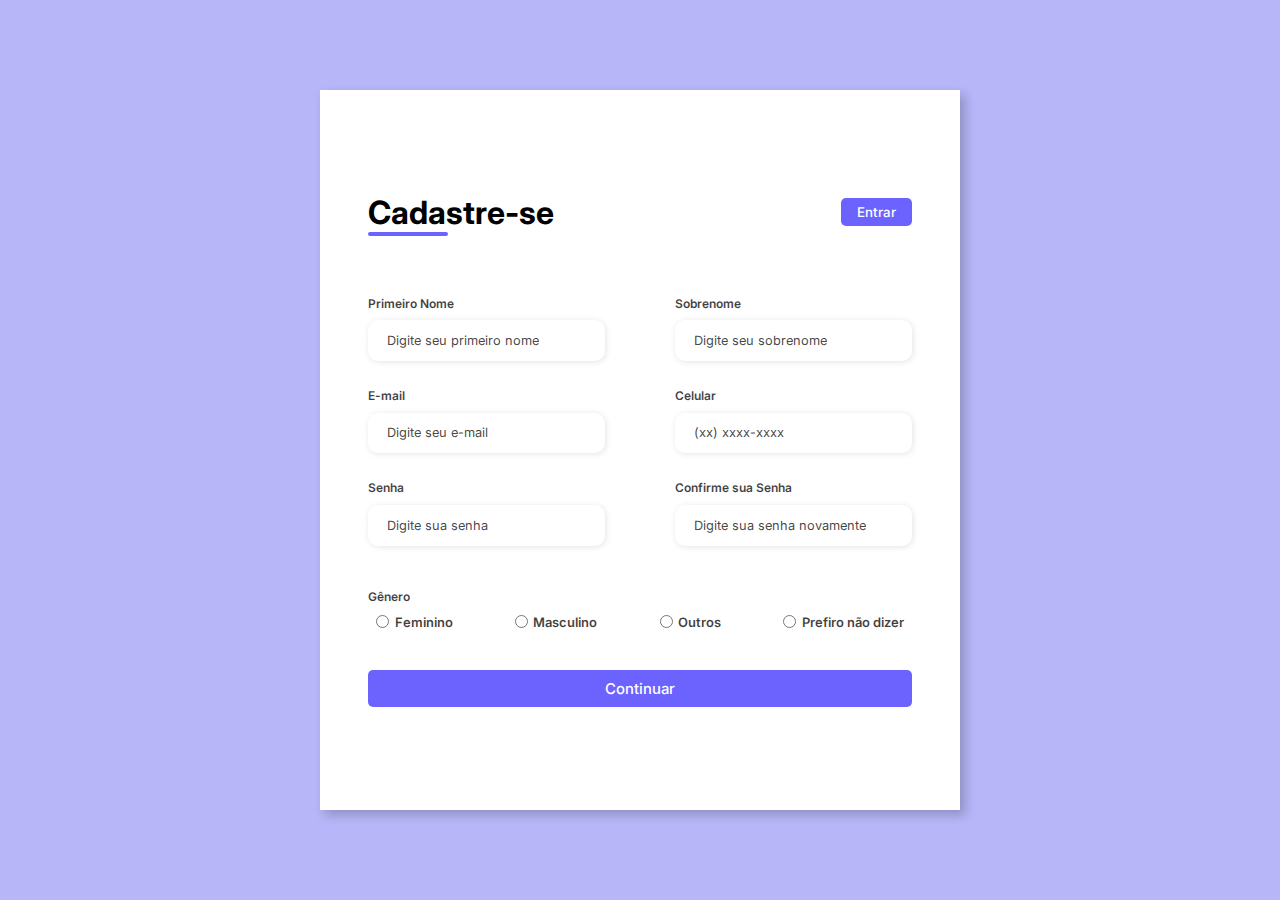
<file: TCC-cliente/img/Formulario-main/index.html>
<!DOCTYPE html>
<html lang="pt-br">

<head>
    <meta charset="UTF-8">
    <meta http-equiv="X-UA-Compatible" content="IE=edge">
    <meta name="viewport" content="width=device-width, initial-scale=1.0">
    <link rel="stylesheet" href="assets/css/style.css">
    <title>Formulário</title>
</head>

<body>
    <div class="container">
        <div class="form-image">
            <img src="assets/img//undraw_shopping_re_3wst.svg" alt="">
        </div>
        <div class="form">
            <form action="#">
                <div class="form-header">
                    <div class="title">
                        <h1>Cadastre-se</h1>
                    </div>
                    <div class="login-button">
                        <button><a href="#">Entrar</a></button>
                    </div>
                </div>

                <div class="input-group">
                    <div class="input-box">
                        <label for="firstname">Primeiro Nome</label>
                        <input id="firstname" type="text" name="firstname" placeholder="Digite seu primeiro nome" required>
                    </div>

                    <div class="input-box">
                        <label for="lastname">Sobrenome</label>
                        <input id="lastname" type="text" name="lastname" placeholder="Digite seu sobrenome" required>
                    </div>
                    <div class="input-box">
                        <label for="email">E-mail</label>
                        <input id="email" type="email" name="email" placeholder="Digite seu e-mail" required>
                    </div>

                    <div class="input-box">
                        <label for="number">Celular</label>
                        <input id="number" type="tel" name="number" placeholder="(xx) xxxx-xxxx" required>
                    </div>

                    <div class="input-box">
                        <label for="password">Senha</label>
                        <input id="password" type="password" name="password" placeholder="Digite sua senha" required>
                    </div>


                    <div class="input-box">
                        <label for="confirmPassword">Confirme sua Senha</label>
                        <input id="confirmPassword" type="password" name="confirmPassword" placeholder="Digite sua senha novamente" required>
                    </div>

                </div>

                <div class="gender-inputs">
                    <div class="gender-title">
                        <h6>Gênero</h6>
                    </div>

                    <div class="gender-group">
                        <div class="gender-input">
                            <input id="female" type="radio" name="gender">
                            <label for="female">Feminino</label>
                        </div>

                        <div class="gender-input">
                            <input id="male" type="radio" name="gender">
                            <label for="male">Masculino</label>
                        </div>

                        <div class="gender-input">
                            <input id="others" type="radio" name="gender">
                            <label for="others">Outros</label>
                        </div>

                        <div class="gender-input">
                            <input id="none" type="radio" name="gender">
                            <label for="none">Prefiro não dizer</label>
                        </div>
                    </div>
                </div>

                <div class="continue-button">
                    <button><a href="#">Continuar</a> </button>
                </div>
            </form>
        </div>
    </div>
</body>

</html>
</file>
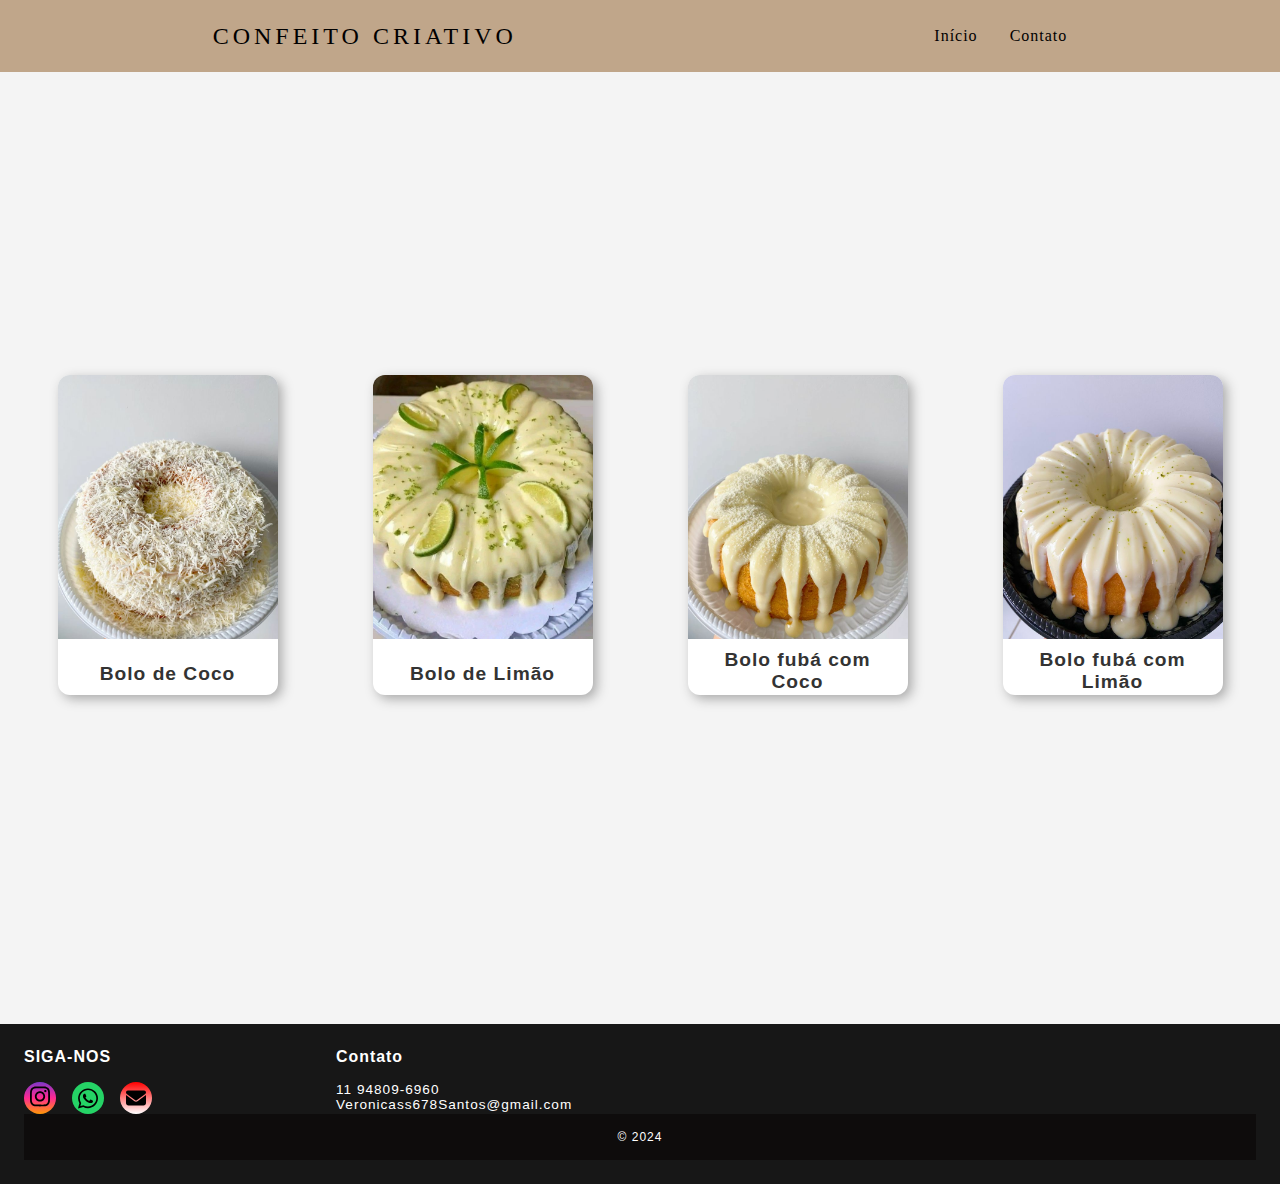
<file: TCC-cliente/caseiros.html>
<!doctype html>
<html lang="en">
  <head>
    <meta charset="utf-8">
    <meta name="viewport" content="width=device-width, initial-scale=1">
    <title>Confeito Criativo</title>
    <link rel="stylesheet" href="./caseiros.css">
  </head>
  <body>
    <header>
      <nav>
        <a class="logo" href="/">Confeito Criativo</a>
        <div class="mobile-menu">
          <div class="line1"></div>
          <div class="line2"></div>
          <div class="line3"></div>
        </div>
        <ul class="nav-list">
          <li><a href="./index.html">Início</a></li>
          <li><a href="./conta.html">Contato</a></li>
        </ul>
      </nav>
    </header>

    <main>
      <div class="card-container">
        <div class="card">
          <img src="./bolo de coco.jfif" alt="Bolo de Brigadeiro">
          <div class="card-body">
            <h5> Bolo de Coco</h5>
          
          </div>
        </div>

        <div class="card">
          <img src="./bolo de limon.jfif" alt="Bolo Azul">
          <div class="card-body">
            <h5>Bolo de Limão</h5>
           
          </div>
        </div>

        <div class="card">
          <img src="./menos coco.jfif" alt="Bolo Amarelo">
          <div class="card-body">
            <h5>Bolo fubá com Coco</h5>
           
          </div>
        </div>

        <div class="card">
          <img src="./menos limon.jfif" alt="Bolo de Prestígio">
          <div class="card-body">
            <h5>Bolo fubá com Limão</h5>
         
          </div>
        </div>
      </div>
    </main>

    <footer>
      <div id="footer_content">
        <div id="footer_contacts">
  
  
          <div id="footer_contacts">
            <h1> SIGA-NOS</h1>
            
            <div id="footer_social_media">
              <a href="https://www.instagram.com/confeitocriativo_?igsh=Z3FtOTBvYjdrMjFh" class="footer-link" id="instagram">
                <i class="fa-brands fa-instagram">
  
                  <svg xmlns="http://www.w3.org/2000/svg" viewBox="0 0 448 512"
                    width="20px"><!--!Font Awesome Free 6.6.0 by @fontawesome - https://fontawesome.com License - https://fontawesome.com/license/free Copyright 2024 Fonticons, Inc.-->
                    <path
                      d="M224.1 141c-63.6 0-114.9 51.3-114.9 114.9s51.3 114.9 114.9 114.9S339 319.5 339 255.9 287.7 141 224.1 141zm0 189.6c-41.1 0-74.7-33.5-74.7-74.7s33.5-74.7 74.7-74.7 74.7 33.5 74.7 74.7-33.6 74.7-74.7 74.7zm146.4-194.3c0 14.9-12 26.8-26.8 26.8-14.9 0-26.8-12-26.8-26.8s12-26.8 26.8-26.8 26.8 12 26.8 26.8zm76.1 27.2c-1.7-35.9-9.9-67.7-36.2-93.9-26.2-26.2-58-34.4-93.9-36.2-37-2.1-147.9-2.1-184.9 0-35.8 1.7-67.6 9.9-93.9 36.1s-34.4 58-36.2 93.9c-2.1 37-2.1 147.9 0 184.9 1.7 35.9 9.9 67.7 36.2 93.9s58 34.4 93.9 36.2c37 2.1 147.9 2.1 184.9 0 35.9-1.7 67.7-9.9 93.9-36.2 26.2-26.2 34.4-58 36.2-93.9 2.1-37 2.1-147.8 0-184.8zM398.8 388c-7.8 19.6-22.9 34.7-42.6 42.6-29.5 11.7-99.5 9-132.1 9s-102.7 2.6-132.1-9c-19.6-7.8-34.7-22.9-42.6-42.6-11.7-29.5-9-99.5-9-132.1s-2.6-102.7 9-132.1c7.8-19.6 22.9-34.7 42.6-42.6 29.5-11.7 99.5-9 132.1-9s102.7-2.6 132.1 9c19.6 7.8 34.7 22.9 42.6 42.6 11.7 29.5 9 99.5 9 132.1s2.7 102.7-9 132.1z" />
                  </svg></i>
              </a>
  
  
              <a href="https://wa.me/5511948096960" target="_blank" class="footer-link" id="whatsapp">
                <svg xmlns="http://www.w3.org/2000/svg" viewBox="0 0 448 512"
                  width="20px"><!--!Font Awesome Free 6.6.0 by @fontawesome - https://fontawesome.com License - https://fontawesome.com/license/free Copyright 2024 Fonticons, Inc.-->
                  <path
                    d="M380.9 97.1C339 55.1 283.2 32 223.9 32c-122.4 0-222 99.6-222 222 0 39.1 10.2 77.3 29.6 111L0 480l117.7-30.9c32.4 17.7 68.9 27 106.1 27h.1c122.3 0 224.1-99.6 224.1-222 0-59.3-25.2-115-67.1-157zm-157 341.6c-33.2 0-65.7-8.9-94-25.7l-6.7-4-69.8 18.3L72 359.2l-4.4-7c-18.5-29.4-28.2-63.3-28.2-98.2 0-101.7 82.8-184.5 184.6-184.5 49.3 0 95.6 19.2 130.4 54.1 34.8 34.9 56.2 81.2 56.1 130.5 0 101.8-84.9 184.6-186.6 184.6zm101.2-138.2c-5.5-2.8-32.8-16.2-37.9-18-5.1-1.9-8.8-2.8-12.5 2.8-3.7 5.6-14.3 18-17.6 21.8-3.2 3.7-6.5 4.2-12 1.4-32.6-16.3-54-29.1-75.5-66-5.7-9.8 5.7-9.1 16.3-30.3 1.8-3.7 .9-6.9-.5-9.7-1.4-2.8-12.5-30.1-17.1-41.2-4.5-10.8-9.1-9.3-12.5-9.5-3.2-.2-6.9-.2-10.6-.2-3.7 0-9.7 1.4-14.8 6.9-5.1 5.6-19.4 19-19.4 46.3 0 27.3 19.9 53.7 22.6 57.4 2.8 3.7 39.1 59.7 94.8 83.8 35.2 15.2 49 16.5 66.6 13.9 10.7-1.6 32.8-13.4 37.4-26.4 4.6-13 4.6-24.1 3.2-26.4-1.3-2.5-5-3.9-10.5-6.6z" />
                </svg>
  
                <a href="mailto:Veronicass678Santos@gmail.com" class="footer-link" id="Gmail">
                  <svg xmlns="http://www.w3.org/2000/svg" viewBox="0 0 512 512"
                    width="20px"><!--!Font Awesome Free 6.6.0 by @fontawesome - https://fontawesome.com License - https://fontawesome.com/license/free Copyright 2024 Fonticons, Inc.-->
                    <path
                      d="M48 64C21.5 64 0 85.5 0 112c0 15.1 7.1 29.3 19.2 38.4L236.8 313.6c11.4 8.5 27 8.5 38.4 0L492.8 150.4c12.1-9.1 19.2-23.3 19.2-38.4c0-26.5-21.5-48-48-48L48 64zM0 176L0 384c0 35.3 28.7 64 64 64l384 0c35.3 0 64-28.7 64-64l0-208L294.4 339.2c-22.8 17.1-54 17.1-76.8 0L0 176z" />
                  </svg>
                </a>
              </a>
            </div>
          </div>
        </div>
        <ul class="footer-list">
          <li>
          
  
        <ul class="footer-list">
          <li>
        
          </li>
        </ul>
        <div id="footer_subscribe">
          <h3> Contato</h3>
          <p>
            11 94809-6960 <br>
            Veronicass678Santos@gmail.com
          </p>
          
            </button>
          </div>
        </div>
   
      <div id="footer_copyright">
        &#169
        2024 
  
      </div>
    </div>
  
     
  
    </footer>
  </body>
</html>
</file>
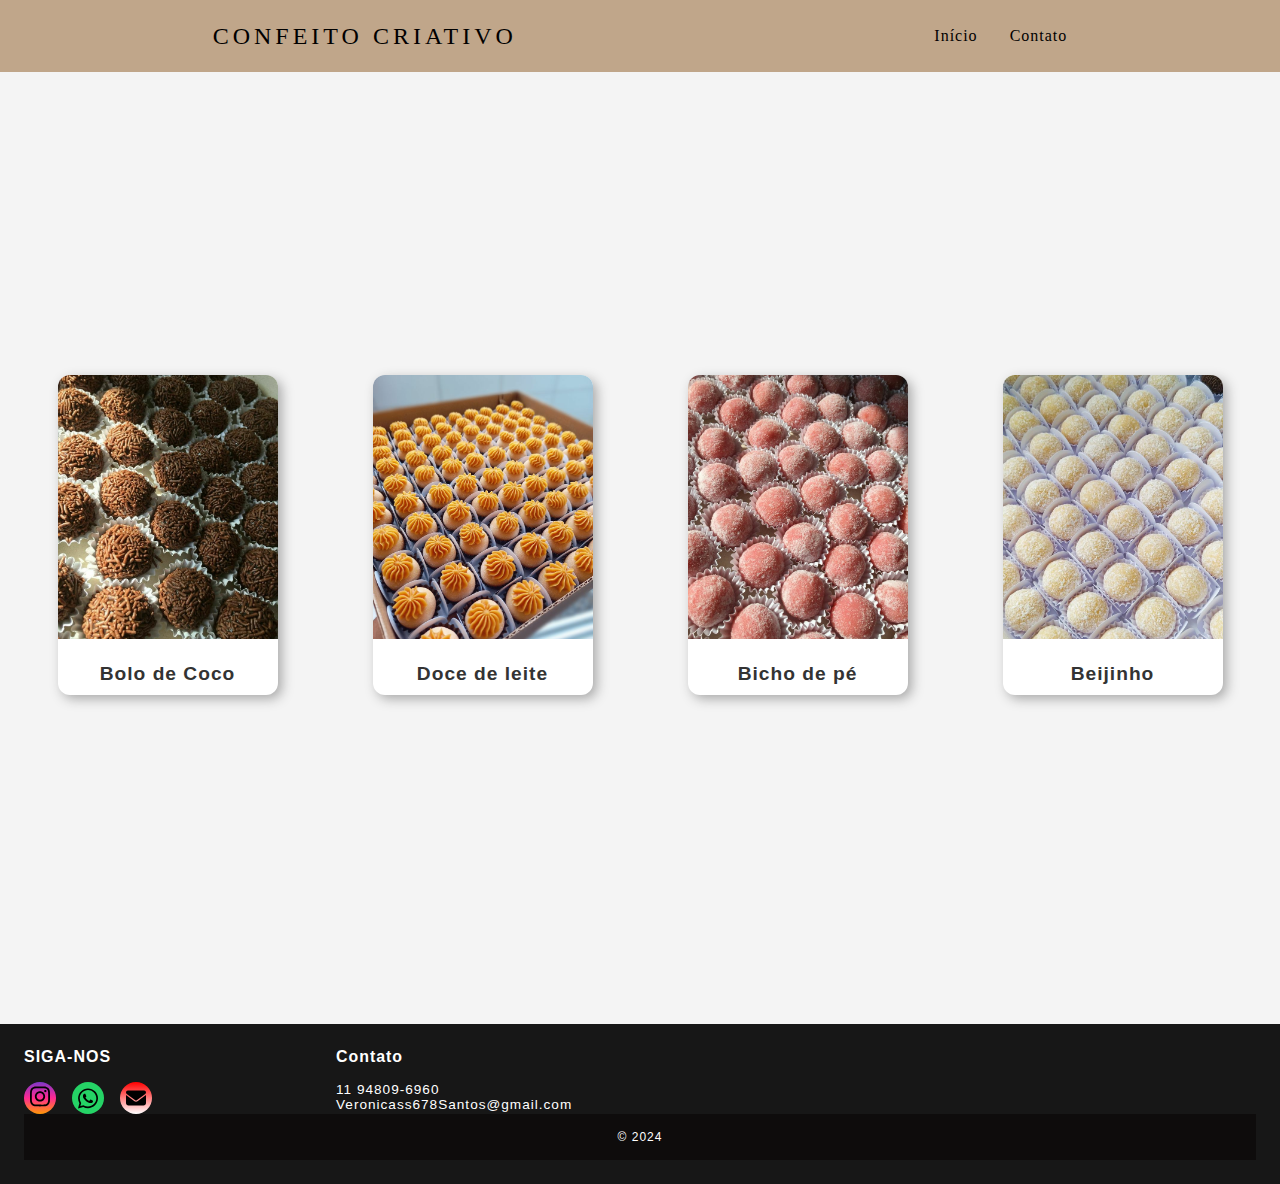
<file: TCC-cliente/dooces.html>
<!doctype html>
<html lang="en">
  <head>
    <meta charset="utf-8">
    <meta name="viewport" content="width=device-width, initial-scale=1">
    <title>Confeito Criativo</title>
    <link rel="stylesheet" href="./doces.css">
  </head>
  <body>
    <header>
      <nav>
        <a class="logo" href="/">Confeito Criativo</a>
        <div class="mobile-menu">
          <div class="line1"></div>
          <div class="line2"></div>
          <div class="line3"></div>
        </div>
        <ul class="nav-list">
          <li><a href="./index.html">Início</a></li>
          <li><a href="./conta.html">Contato</a></li>
        </ul>
      </nav>
    </header>

    <main>
      <div class="card-container">
        <div class="card">
          <img src="./Docebrigadeiro.jpg" alt="Bolo de Brigadeiro">
          <div class="card-body">
            <h5> Bolo de Coco</h5>
          
          </div>
        </div>

        <div class="card">
          <img src="./doceleite.jpg" alt="Bolo Azul">
          <div class="card-body">
            <h5>Doce de leite</h5>
           
          </div>
        </div>

        <div class="card">
          <img src="./docebichodepe.jpg" alt="Bolo Amarelo">
          <div class="card-body">
            <h5>Bicho de pé</h5>
           
          </div>
        </div>

        <div class="card">
          <img src="./docebeijinho.jpg" alt="Bolo de Prestígio">
          <div class="card-body">
            <h5>Beijinho</h5>
         
          </div>
        </div>
      </div>
    </main>

    <footer>
      <div id="footer_content">
        <div id="footer_contacts">
  
  
          <div id="footer_contacts">
            <h1> SIGA-NOS</h1>
            
            <div id="footer_social_media">
              <a href="https://www.instagram.com/confeitocriativo_?igsh=Z3FtOTBvYjdrMjFh" class="footer-link" id="instagram">
                <i class="fa-brands fa-instagram">
  
                  <svg xmlns="http://www.w3.org/2000/svg" viewBox="0 0 448 512"
                    width="20px"><!--!Font Awesome Free 6.6.0 by @fontawesome - https://fontawesome.com License - https://fontawesome.com/license/free Copyright 2024 Fonticons, Inc.-->
                    <path
                      d="M224.1 141c-63.6 0-114.9 51.3-114.9 114.9s51.3 114.9 114.9 114.9S339 319.5 339 255.9 287.7 141 224.1 141zm0 189.6c-41.1 0-74.7-33.5-74.7-74.7s33.5-74.7 74.7-74.7 74.7 33.5 74.7 74.7-33.6 74.7-74.7 74.7zm146.4-194.3c0 14.9-12 26.8-26.8 26.8-14.9 0-26.8-12-26.8-26.8s12-26.8 26.8-26.8 26.8 12 26.8 26.8zm76.1 27.2c-1.7-35.9-9.9-67.7-36.2-93.9-26.2-26.2-58-34.4-93.9-36.2-37-2.1-147.9-2.1-184.9 0-35.8 1.7-67.6 9.9-93.9 36.1s-34.4 58-36.2 93.9c-2.1 37-2.1 147.9 0 184.9 1.7 35.9 9.9 67.7 36.2 93.9s58 34.4 93.9 36.2c37 2.1 147.9 2.1 184.9 0 35.9-1.7 67.7-9.9 93.9-36.2 26.2-26.2 34.4-58 36.2-93.9 2.1-37 2.1-147.8 0-184.8zM398.8 388c-7.8 19.6-22.9 34.7-42.6 42.6-29.5 11.7-99.5 9-132.1 9s-102.7 2.6-132.1-9c-19.6-7.8-34.7-22.9-42.6-42.6-11.7-29.5-9-99.5-9-132.1s-2.6-102.7 9-132.1c7.8-19.6 22.9-34.7 42.6-42.6 29.5-11.7 99.5-9 132.1-9s102.7-2.6 132.1 9c19.6 7.8 34.7 22.9 42.6 42.6 11.7 29.5 9 99.5 9 132.1s2.7 102.7-9 132.1z" />
                  </svg></i>
              </a>
  
  
              <a href="https://wa.me/5511948096960" target="_blank" class="footer-link" id="whatsapp">
                <svg xmlns="http://www.w3.org/2000/svg" viewBox="0 0 448 512"
                  width="20px"><!--!Font Awesome Free 6.6.0 by @fontawesome - https://fontawesome.com License - https://fontawesome.com/license/free Copyright 2024 Fonticons, Inc.-->
                  <path
                    d="M380.9 97.1C339 55.1 283.2 32 223.9 32c-122.4 0-222 99.6-222 222 0 39.1 10.2 77.3 29.6 111L0 480l117.7-30.9c32.4 17.7 68.9 27 106.1 27h.1c122.3 0 224.1-99.6 224.1-222 0-59.3-25.2-115-67.1-157zm-157 341.6c-33.2 0-65.7-8.9-94-25.7l-6.7-4-69.8 18.3L72 359.2l-4.4-7c-18.5-29.4-28.2-63.3-28.2-98.2 0-101.7 82.8-184.5 184.6-184.5 49.3 0 95.6 19.2 130.4 54.1 34.8 34.9 56.2 81.2 56.1 130.5 0 101.8-84.9 184.6-186.6 184.6zm101.2-138.2c-5.5-2.8-32.8-16.2-37.9-18-5.1-1.9-8.8-2.8-12.5 2.8-3.7 5.6-14.3 18-17.6 21.8-3.2 3.7-6.5 4.2-12 1.4-32.6-16.3-54-29.1-75.5-66-5.7-9.8 5.7-9.1 16.3-30.3 1.8-3.7 .9-6.9-.5-9.7-1.4-2.8-12.5-30.1-17.1-41.2-4.5-10.8-9.1-9.3-12.5-9.5-3.2-.2-6.9-.2-10.6-.2-3.7 0-9.7 1.4-14.8 6.9-5.1 5.6-19.4 19-19.4 46.3 0 27.3 19.9 53.7 22.6 57.4 2.8 3.7 39.1 59.7 94.8 83.8 35.2 15.2 49 16.5 66.6 13.9 10.7-1.6 32.8-13.4 37.4-26.4 4.6-13 4.6-24.1 3.2-26.4-1.3-2.5-5-3.9-10.5-6.6z" />
                </svg>
  
                <a href="mailto:Veronicass678Santos@gmail.com" class="footer-link" id="Gmail">
                  <svg xmlns="http://www.w3.org/2000/svg" viewBox="0 0 512 512"
                    width="20px"><!--!Font Awesome Free 6.6.0 by @fontawesome - https://fontawesome.com License - https://fontawesome.com/license/free Copyright 2024 Fonticons, Inc.-->
                    <path
                      d="M48 64C21.5 64 0 85.5 0 112c0 15.1 7.1 29.3 19.2 38.4L236.8 313.6c11.4 8.5 27 8.5 38.4 0L492.8 150.4c12.1-9.1 19.2-23.3 19.2-38.4c0-26.5-21.5-48-48-48L48 64zM0 176L0 384c0 35.3 28.7 64 64 64l384 0c35.3 0 64-28.7 64-64l0-208L294.4 339.2c-22.8 17.1-54 17.1-76.8 0L0 176z" />
                  </svg>
                </a>
              </a>
            </div>
          </div>
        </div>
        <ul class="footer-list">
          <li>
          
  
        <ul class="footer-list">
          <li>
        
          </li>
        </ul>
        <div id="footer_subscribe">
          <h3> Contato</h3>
          <p>
            11 94809-6960 <br>
            Veronicass678Santos@gmail.com
          </p>
          
            </button>
          </div>
        </div>
   
      <div id="footer_copyright">
        &#169
        2024 
  
      </div>
    </div>
  
     
  
    </footer>
  </body>
</html>
</file>
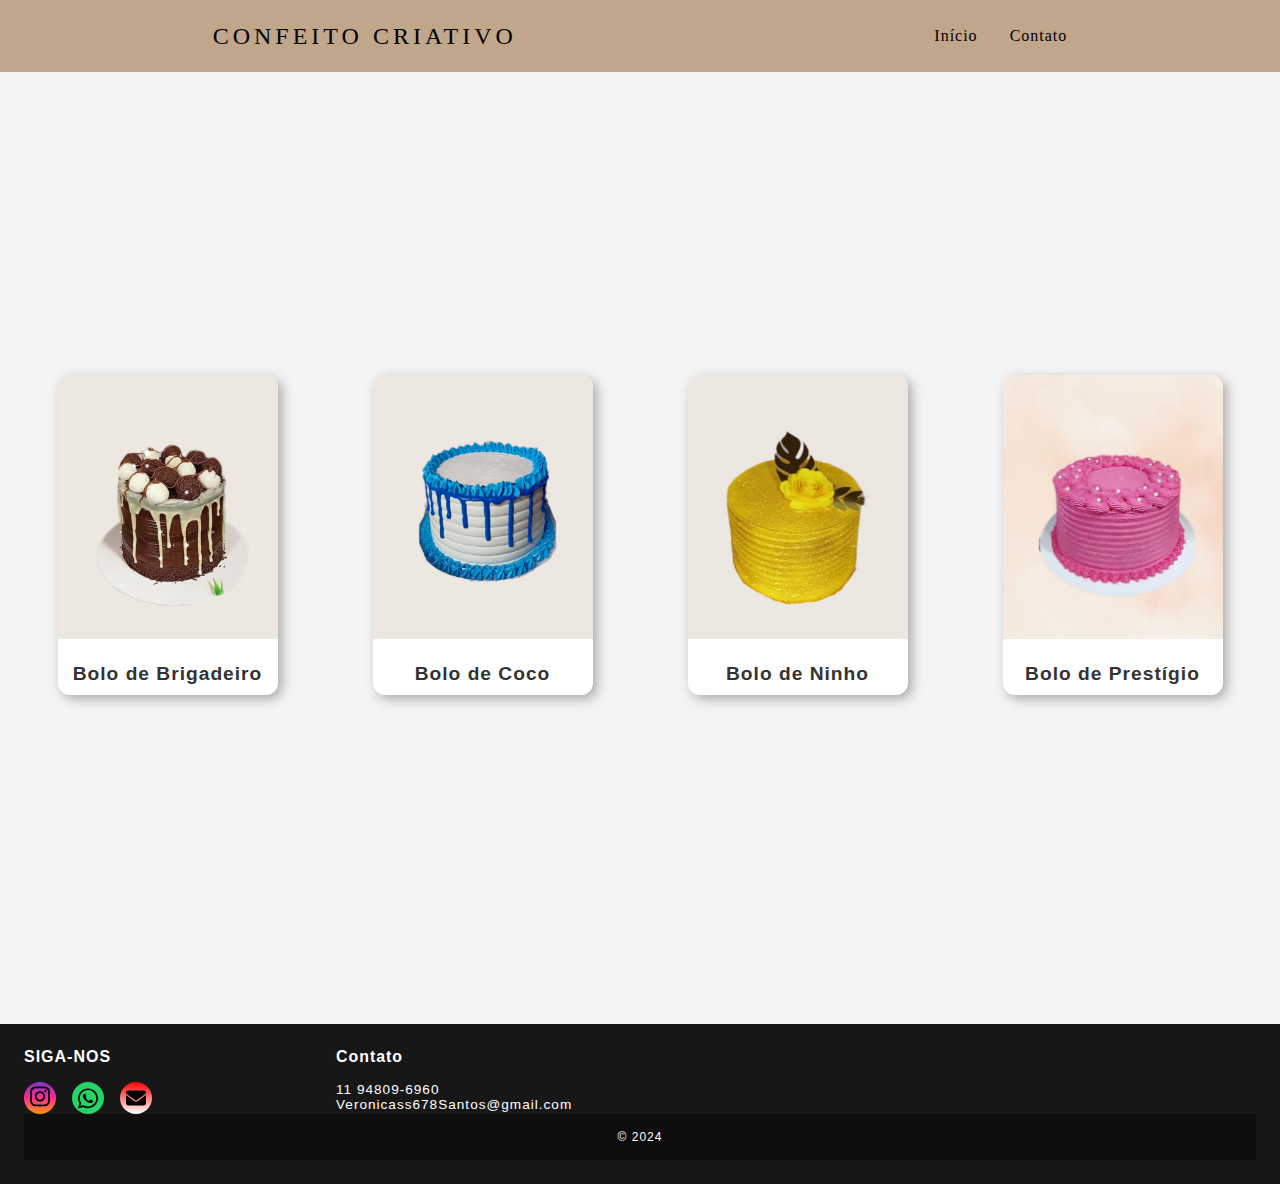
<file: TCC-cliente/sabiamais.html>
<!doctype html>
<html lang="en">
  <head>
    <meta charset="utf-8">
    <meta name="viewport" content="width=device-width, initial-scale=1">
    <title>Confeito Criativo</title>
    <link rel="stylesheet" href="./sabiamais.css">
  </head>
  <body>
    <header>
      <nav>
        <a class="logo" href="/">Confeito Criativo</a>
        <div class="mobile-menu">
          <div class="line1"></div>
          <div class="line2"></div>
          <div class="line3"></div>
        </div>
        <ul class="nav-list">
          <li><a href="./index.html">Início</a></li>
          <li><a href="./conta.html">Contato</a></li>
        </ul>
      </nav>
    </header>

    <main>
      <div class="card-container">
        <div class="card">
          <img src="./bolo com brigadeiro.jfif" alt="Bolo de Brigadeiro">
          <div class="card-body">
            <h5> Bolo de Brigadeiro</h5>
          
          </div>
        </div>

        <div class="card">
          <img src="./bolo azul.jfif" alt="Bolo Azul">
          <div class="card-body">
            <h5>Bolo de Coco</h5>
           
          </div>
        </div>

        <div class="card">
          <img src="./bolo amarelo.jfif" alt="Bolo Amarelo">
          <div class="card-body">
            <h5>Bolo de Ninho</h5>
           
          </div>
        </div>

        <div class="card">
          <img src="./bolo prestigio.jpg" alt="Bolo de Prestígio">
          <div class="card-body">
            <h5>Bolo de Prestígio</h5>
         
          </div>
        </div>
      </div>
    </main>

    <footer>
      <div id="footer_content">
        <div id="footer_contacts">
  
  
          <div id="footer_contacts">
            <h1> SIGA-NOS</h1>
            
            <div id="footer_social_media">
              <a href="https://www.instagram.com/confeitocriativo_?igsh=Z3FtOTBvYjdrMjFh" class="footer-link" id="instagram">
                <i class="fa-brands fa-instagram">
  
                  <svg xmlns="http://www.w3.org/2000/svg" viewBox="0 0 448 512"
                    width="20px"><!--!Font Awesome Free 6.6.0 by @fontawesome - https://fontawesome.com License - https://fontawesome.com/license/free Copyright 2024 Fonticons, Inc.-->
                    <path
                      d="M224.1 141c-63.6 0-114.9 51.3-114.9 114.9s51.3 114.9 114.9 114.9S339 319.5 339 255.9 287.7 141 224.1 141zm0 189.6c-41.1 0-74.7-33.5-74.7-74.7s33.5-74.7 74.7-74.7 74.7 33.5 74.7 74.7-33.6 74.7-74.7 74.7zm146.4-194.3c0 14.9-12 26.8-26.8 26.8-14.9 0-26.8-12-26.8-26.8s12-26.8 26.8-26.8 26.8 12 26.8 26.8zm76.1 27.2c-1.7-35.9-9.9-67.7-36.2-93.9-26.2-26.2-58-34.4-93.9-36.2-37-2.1-147.9-2.1-184.9 0-35.8 1.7-67.6 9.9-93.9 36.1s-34.4 58-36.2 93.9c-2.1 37-2.1 147.9 0 184.9 1.7 35.9 9.9 67.7 36.2 93.9s58 34.4 93.9 36.2c37 2.1 147.9 2.1 184.9 0 35.9-1.7 67.7-9.9 93.9-36.2 26.2-26.2 34.4-58 36.2-93.9 2.1-37 2.1-147.8 0-184.8zM398.8 388c-7.8 19.6-22.9 34.7-42.6 42.6-29.5 11.7-99.5 9-132.1 9s-102.7 2.6-132.1-9c-19.6-7.8-34.7-22.9-42.6-42.6-11.7-29.5-9-99.5-9-132.1s-2.6-102.7 9-132.1c7.8-19.6 22.9-34.7 42.6-42.6 29.5-11.7 99.5-9 132.1-9s102.7-2.6 132.1 9c19.6 7.8 34.7 22.9 42.6 42.6 11.7 29.5 9 99.5 9 132.1s2.7 102.7-9 132.1z" />
                  </svg></i>
              </a>
  
  
              <a href="https://wa.me/5511948096960" target="_blank" class="footer-link" id="whatsapp">
                <svg xmlns="http://www.w3.org/2000/svg" viewBox="0 0 448 512"
                  width="20px"><!--!Font Awesome Free 6.6.0 by @fontawesome - https://fontawesome.com License - https://fontawesome.com/license/free Copyright 2024 Fonticons, Inc.-->
                  <path
                    d="M380.9 97.1C339 55.1 283.2 32 223.9 32c-122.4 0-222 99.6-222 222 0 39.1 10.2 77.3 29.6 111L0 480l117.7-30.9c32.4 17.7 68.9 27 106.1 27h.1c122.3 0 224.1-99.6 224.1-222 0-59.3-25.2-115-67.1-157zm-157 341.6c-33.2 0-65.7-8.9-94-25.7l-6.7-4-69.8 18.3L72 359.2l-4.4-7c-18.5-29.4-28.2-63.3-28.2-98.2 0-101.7 82.8-184.5 184.6-184.5 49.3 0 95.6 19.2 130.4 54.1 34.8 34.9 56.2 81.2 56.1 130.5 0 101.8-84.9 184.6-186.6 184.6zm101.2-138.2c-5.5-2.8-32.8-16.2-37.9-18-5.1-1.9-8.8-2.8-12.5 2.8-3.7 5.6-14.3 18-17.6 21.8-3.2 3.7-6.5 4.2-12 1.4-32.6-16.3-54-29.1-75.5-66-5.7-9.8 5.7-9.1 16.3-30.3 1.8-3.7 .9-6.9-.5-9.7-1.4-2.8-12.5-30.1-17.1-41.2-4.5-10.8-9.1-9.3-12.5-9.5-3.2-.2-6.9-.2-10.6-.2-3.7 0-9.7 1.4-14.8 6.9-5.1 5.6-19.4 19-19.4 46.3 0 27.3 19.9 53.7 22.6 57.4 2.8 3.7 39.1 59.7 94.8 83.8 35.2 15.2 49 16.5 66.6 13.9 10.7-1.6 32.8-13.4 37.4-26.4 4.6-13 4.6-24.1 3.2-26.4-1.3-2.5-5-3.9-10.5-6.6z" />
                </svg>
  
                <a href="mailto:Veronicass678Santos@gmail.com" class="footer-link" id="Gmail">
                  <svg xmlns="http://www.w3.org/2000/svg" viewBox="0 0 512 512"
                    width="20px"><!--!Font Awesome Free 6.6.0 by @fontawesome - https://fontawesome.com License - https://fontawesome.com/license/free Copyright 2024 Fonticons, Inc.-->
                    <path
                      d="M48 64C21.5 64 0 85.5 0 112c0 15.1 7.1 29.3 19.2 38.4L236.8 313.6c11.4 8.5 27 8.5 38.4 0L492.8 150.4c12.1-9.1 19.2-23.3 19.2-38.4c0-26.5-21.5-48-48-48L48 64zM0 176L0 384c0 35.3 28.7 64 64 64l384 0c35.3 0 64-28.7 64-64l0-208L294.4 339.2c-22.8 17.1-54 17.1-76.8 0L0 176z" />
                  </svg>
                </a>
              </a>
            </div>
          </div>
        </div>
        <ul class="footer-list">
          <li>
          
  
        <ul class="footer-list">
          <li>
        
          </li>
        </ul>
        <div id="footer_subscribe">
          <h3> Contato</h3>
          <p>
            11 94809-6960 <br>
            Veronicass678Santos@gmail.com
          </p>
          
            </button>
          </div>
        </div>
   
      <div id="footer_copyright">
        &#169
        2024 
  
      </div>
    </div>
  
     
  
    </footer>
  </body>
</html>
</file>
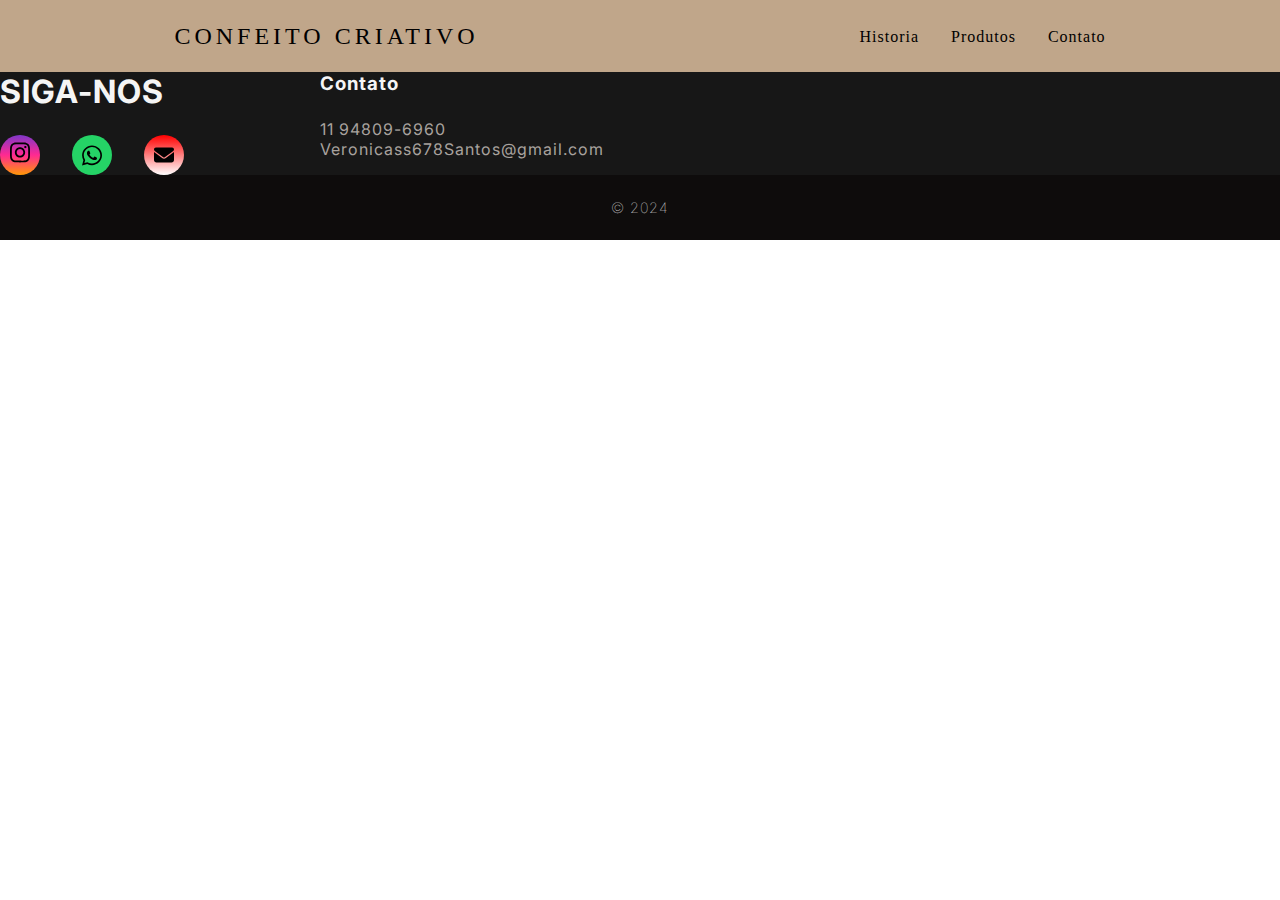
<file: TCC-cliente/img/his.html>
<!DOCTYPE html>
<html lang="en">
<head>
    <meta charset="UTF-8">
    <meta name="viewport" content="width=device-width, initial-scale=1.0">
    <title>Document</title>
    <link rel="stylesheet" href="../style.css">
    
</head>
<body>
    <header>
        <nav>
          <a class="logo" href="/">Confeito Criativo</a>
          <div class="mobile-menu">
            <div class="line1"></div>
            <div class="line2"></div>
            <div class="line3"></div>
          </div>
          <ul class="nav-list">
            <li><a href="#">Historia</a></li>
            <li><a href="#Produtos">Produtos</a></li>
            <li><a href="conta.html">Contato</a></li>
         </nav>
      
      </header> </ul>
         
      <footer>
        <div id="footer_content">
          <div id="footer_contacts">
    
    
            <div id="footer_contacts">
              <h1> SIGA-NOS</h1>
              
              <div id="footer_social_media">
                <a href="https://www.instagram.com/confeitocriativo_?igsh=Z3FtOTBvYjdrMjFh" class="footer-link" id="instagram">
                  <i class="fa-brands fa-instagram">
    
                    <svg xmlns="http://www.w3.org/2000/svg" viewBox="0 0 448 512"
                      width="20px"><!--!Font Awesome Free 6.6.0 by @fontawesome - https://fontawesome.com License - https://fontawesome.com/license/free Copyright 2024 Fonticons, Inc.-->
                      <path
                        d="M224.1 141c-63.6 0-114.9 51.3-114.9 114.9s51.3 114.9 114.9 114.9S339 319.5 339 255.9 287.7 141 224.1 141zm0 189.6c-41.1 0-74.7-33.5-74.7-74.7s33.5-74.7 74.7-74.7 74.7 33.5 74.7 74.7-33.6 74.7-74.7 74.7zm146.4-194.3c0 14.9-12 26.8-26.8 26.8-14.9 0-26.8-12-26.8-26.8s12-26.8 26.8-26.8 26.8 12 26.8 26.8zm76.1 27.2c-1.7-35.9-9.9-67.7-36.2-93.9-26.2-26.2-58-34.4-93.9-36.2-37-2.1-147.9-2.1-184.9 0-35.8 1.7-67.6 9.9-93.9 36.1s-34.4 58-36.2 93.9c-2.1 37-2.1 147.9 0 184.9 1.7 35.9 9.9 67.7 36.2 93.9s58 34.4 93.9 36.2c37 2.1 147.9 2.1 184.9 0 35.9-1.7 67.7-9.9 93.9-36.2 26.2-26.2 34.4-58 36.2-93.9 2.1-37 2.1-147.8 0-184.8zM398.8 388c-7.8 19.6-22.9 34.7-42.6 42.6-29.5 11.7-99.5 9-132.1 9s-102.7 2.6-132.1-9c-19.6-7.8-34.7-22.9-42.6-42.6-11.7-29.5-9-99.5-9-132.1s-2.6-102.7 9-132.1c7.8-19.6 22.9-34.7 42.6-42.6 29.5-11.7 99.5-9 132.1-9s102.7-2.6 132.1 9c19.6 7.8 34.7 22.9 42.6 42.6 11.7 29.5 9 99.5 9 132.1s2.7 102.7-9 132.1z" />
                    </svg></i>
                </a>
    
    
                <a href="https://wa.me/5511948096960" target="_blank" class="footer-link" id="whatsapp">
                  <svg xmlns="http://www.w3.org/2000/svg" viewBox="0 0 448 512"
                    width="20px"><!--!Font Awesome Free 6.6.0 by @fontawesome - https://fontawesome.com License - https://fontawesome.com/license/free Copyright 2024 Fonticons, Inc.-->
                    <path
                      d="M380.9 97.1C339 55.1 283.2 32 223.9 32c-122.4 0-222 99.6-222 222 0 39.1 10.2 77.3 29.6 111L0 480l117.7-30.9c32.4 17.7 68.9 27 106.1 27h.1c122.3 0 224.1-99.6 224.1-222 0-59.3-25.2-115-67.1-157zm-157 341.6c-33.2 0-65.7-8.9-94-25.7l-6.7-4-69.8 18.3L72 359.2l-4.4-7c-18.5-29.4-28.2-63.3-28.2-98.2 0-101.7 82.8-184.5 184.6-184.5 49.3 0 95.6 19.2 130.4 54.1 34.8 34.9 56.2 81.2 56.1 130.5 0 101.8-84.9 184.6-186.6 184.6zm101.2-138.2c-5.5-2.8-32.8-16.2-37.9-18-5.1-1.9-8.8-2.8-12.5 2.8-3.7 5.6-14.3 18-17.6 21.8-3.2 3.7-6.5 4.2-12 1.4-32.6-16.3-54-29.1-75.5-66-5.7-9.8 5.7-9.1 16.3-30.3 1.8-3.7 .9-6.9-.5-9.7-1.4-2.8-12.5-30.1-17.1-41.2-4.5-10.8-9.1-9.3-12.5-9.5-3.2-.2-6.9-.2-10.6-.2-3.7 0-9.7 1.4-14.8 6.9-5.1 5.6-19.4 19-19.4 46.3 0 27.3 19.9 53.7 22.6 57.4 2.8 3.7 39.1 59.7 94.8 83.8 35.2 15.2 49 16.5 66.6 13.9 10.7-1.6 32.8-13.4 37.4-26.4 4.6-13 4.6-24.1 3.2-26.4-1.3-2.5-5-3.9-10.5-6.6z" />
                  </svg>
    
                  <a href="mailto:Veronicass678Santos@gmail.com" class="footer-link" id="Gmail">
                    <svg xmlns="http://www.w3.org/2000/svg" viewBox="0 0 512 512"
                      width="20px"><!--!Font Awesome Free 6.6.0 by @fontawesome - https://fontawesome.com License - https://fontawesome.com/license/free Copyright 2024 Fonticons, Inc.-->
                      <path
                        d="M48 64C21.5 64 0 85.5 0 112c0 15.1 7.1 29.3 19.2 38.4L236.8 313.6c11.4 8.5 27 8.5 38.4 0L492.8 150.4c12.1-9.1 19.2-23.3 19.2-38.4c0-26.5-21.5-48-48-48L48 64zM0 176L0 384c0 35.3 28.7 64 64 64l384 0c35.3 0 64-28.7 64-64l0-208L294.4 339.2c-22.8 17.1-54 17.1-76.8 0L0 176z" />
                    </svg>
                  </a>
                </a>
              </div>
            </div>
          </div>
          <ul class="footer-list">
            <li>
            
    
          <ul class="footer-list">
            <li>
          
            </li>
          </ul>
          <div id="footer_subscribe">
            <h3> Contato</h3>
            <p>
              11 94809-6960 <br>
              Veronicass678Santos@gmail.com
            </p>
            
              </button>
            </div>
          </div>
        </div>
        <div id="footer_copyright">
          &#169
          2024 
    
        </div>
    
    



</body>
</html>
</file>
<file: TCC-cliente/img/Formulario-main/assets/css/style.css>
@import url('https://fonts.googleapis.com/css2?family=Inter:wght@200;300;400;500&family=Open+Sans:wght@300;400;500;600&display=swap');
* {
    padding: 0;
    margin: 0;
    box-sizing: border-box;
    font-family: 'Inter', sans-serif;
}

body {
    width: 100%;
    height: 100vh;
    display: flex;
    justify-content: center;
    align-items: center;
    background: #0c0ce94d;
}

.container {
    width: 80%;
    height: 80vh;
    display: flex;
    box-shadow: 5px 5px 10px rgba(0, 0, 0, 0.212);
}

.form-image {
    width: 50%;
    display: flex;
    justify-content: center;
    align-items: center;
    background-color: #fde3a7d7;
    padding: 1rem;
}

.form-image img {
    width: 31rem;
}

.form {
    width: 50%;
    display: flex;
    flex-direction: column;
    justify-content: center;
    align-items: center;
    background-color: #fff;
    padding: 3rem;
}

.form-header {
    margin-bottom: 3rem;
    display: flex;
    justify-content: space-between;
}

.login-button {
    display: flex;
    align-items: center;
}

.login-button button {
    border: none;
    background-color: #6c63ff;
    padding: 0.4rem 1rem;
    border-radius: 5px;
    cursor: pointer;
}

.login-button button:hover {
    background-color: #6b63fff1;
}

.login-button button a {
    text-decoration: none;
    font-weight: 500;
    color: #fff;
}

.form-header h1::after {
    content: '';
    display: block;
    width: 5rem;
    height: 0.3rem;
    background-color: #6c63ff;
    margin: 0 auto;
    position: absolute;
    border-radius: 10px;
}

.input-group {
    display: flex;
    flex-wrap: wrap;
    justify-content: space-between;
    padding: 1rem 0;
}

.input-box {
    display: flex;
    flex-direction: column;
    margin-bottom: 1.1rem;
}

.input-box input {
    margin: 0.6rem 0;
    padding: 0.8rem 1.2rem;
    border: none;
    border-radius: 10px;
    box-shadow: 1px 1px 6px #0000001c;
    font-size: 0.8rem;
}

.input-box input:hover {
    background-color: #eeeeee75;
}

.input-box input:focus-visible {
    outline: 1px solid #6c63ff;
}

.input-box label,
.gender-title h6 {
    font-size: 0.75rem;
    font-weight: 600;
    color: #000000c0;
}

.input-box input::placeholder {
    color: #000000be;
}

.gender-group {
    display: flex;
    justify-content: space-between;
    margin-top: 0.62rem;
    padding: 0 .5rem;
}

.gender-input {
    display: flex;
    align-items: center;
}

.gender-input input {
    margin-right: 0.35rem;
}

.gender-input label {
    font-size: 0.81rem;
    font-weight: 600;
    color: #000000c0;
}

.continue-button button {
    width: 100%;
    margin-top: 2.5rem;
    border: none;
    background-color: #6c63ff;
    padding: 0.62rem;
    border-radius: 5px;
    cursor: pointer;
}

.continue-button button:hover {
    background-color: #6b63fff1;
}

.continue-button button a {
    text-decoration: none;
    font-size: 0.93rem;
    font-weight: 500;
    color: #fff;
}

@media screen and (max-width: 1330px) {
    .form-image {
        display: none;
    }
    .container {
        width: 50%;
    }
    .form {
        width: 100%;
    }
}

@media screen and (max-width: 1064px) {
    .container {
        width: 90%;
        height: auto;
    }
    .input-group {
        flex-direction: column;
        z-index: 5;
        padding-right: 5rem;
        max-height: 10rem;
        overflow-y: scroll;
        flex-wrap: nowrap;
    }
    .gender-inputs {
        margin-top: 2rem;
    }
    .gender-group {
        flex-direction: column;
    }
    .gender-title h6 {
        margin: 0;
    }
    .gender-input {
        margin-top: 0.5rem;
    }
}
</file>
<file: TCC-cliente/caseiros.css>
* {
  font-family: "Inter", sans-serif;
  margin: 0;
  padding: 0;
  box-sizing: border-box;
  letter-spacing: 1px;
} 
body {
  font-family: "Arial", sans-serif;
  display: flex;
  flex-direction: column;
  align-items: center;
  min-height: 100vh;
  background-color: #f4f4f4;
  margin: 0; /* Remover margem do body */
}

a {
  color: #000000;
  text-decoration: none;
  transition: 0.3s;
  font-family: Apple Chancery, cursive;
}

a:hover {
  opacity: 0.7;
}

.logo {
  font-size: 24px;
  text-transform: uppercase;
  letter-spacing: 4px;
}

nav {
  display: flex;
  justify-content: space-around;/* Logo e menu ajustados para as extremidades */
  align-items: center;
  font-family: system-ui, -apple-system, Helvetica, Arial, sans-serif;
  background: #c0a68a;
  height: 8vh;
  width: 100vw; /* Garantir que a largura ocupe 100% da tela */
  box-sizing: border-box; /* Inclui padding e borda no cálculo da largura */
  padding: 0 20px;
  position: fixed; /* Fixa a navegação no topo */
  top: 0;
  left: 0; /* Garante que o menu ocupe a largura toda da tela */
  z-index: 10; /* Coloca o menu acima de outros elementos */



 
   
}

.nav-list {
  list-style: none;
  display: flex;
  margin: 0; /* Remover margens para alinhar os itens corretamente */
}

.nav-list li {
  letter-spacing: 3px;
  margin-left: 32px;
}

.mobile-menu {
  display: none;
  cursor: pointer;
}

.mobile-menu div {
  width: 32px;
  height: 2px;
  background: #fff;
  margin: 8px;
  transition: 0.3s;
}



main {
  margin-top: 80px; /* Ajusta o espaço para a navegação fixa */
  flex: 1; /* Isso faz com que o conteúdo principal ocupe o espaço restante */
  padding: 20px;
  width: 100%;
}
.card-container {
  display: flex;
  justify-content: space-around;
  gap: 20px;
  flex-wrap: wrap;
  margin-top: 275px;
    margin-bottom: 309px;
}

.card {
  background-color: #fff;
  width: 220px;
  height: 320px;
  border-radius: 12px;
  box-shadow: 4px 4px 12px #aaa;
  display: flex;
  flex-direction: column;
  justify-content: space-between;
  text-align: center;
  overflow: hidden;
}

.card img {
  width: 100%;
  height: 264px;
  object-fit: cover;


}

.card-body {
  padding: 10px;
}

.card-body h5 {
  font-size: 1.2rem;
  color: #333;
}

.card-body .btn {
  background-color: #2192FF;
  color: white;
  padding: 8px;
  text-decoration: none;
  border-radius: 4px;
  margin-top: 10px;
  display: inline-block;
}

.card-body .btn:hover {
  background-color: #137de8;
}


footer {
  width: 100%;
  background-color: #171717;
  padding: 1.5rem;
  color: rgb(255, 255, 255);
  position: relative;
  margin-top: auto;
  height: auto;
  font-size: 0.85rem; /* Diminui o tamanho da fonte do footer em geral */
}

#footer_content {
  display: grid;
  grid-template-columns: repeat(4, 1fr);
  gap: 1rem;
  background-color: var(--color-neutral-10);
}

#footer_contacts h1 {
  margin-bottom: 0.5rem;
  font-size: 1rem; /* Tamanho do título */
}

#footer_social_media {
  display: flex;
  gap: 1rem;
  margin-top: 1rem;
}

#footer_social_media .footer-link {
  display: flex;
  align-items: center !important;
  justify-content: center;
  height: 2rem;
  width: 2rem;
  color: var(--color-neutral-40);
  border-radius: 50%;
  transition: all 0.4s;
}

#footer_social_media .footer-link i {
  font-size: 1rem; /* Tamanho do ícone */
}

#footer_social_media .footer-link:hover {
  opacity: 0.8;
}

#instagram {
  background: linear-gradient(#7f37c9, #ff2992, #ff9807);
}

#whatsapp {
  background-color: #25d366;
}

#Gmail {
  background: linear-gradient(#FF0000, #ffffff);
}

.footer-list {
  display: flex;
  flex-direction: column;
  gap: 0.5rem;
  list-style: none;
}

.footer-list .footer-link {
  color: var(--color-neutral-30);
  transition: all 0.4s;
  font-size: 0.9rem; /* Diminui o tamanho dos links da lista */
}

.footer-list .footer-link:hover {
  color: #7f37c9;
}

#footer_subscribe {
  display: flex;
  flex-direction: column;
  gap: 1rem;
}

#footer_subscribe p {
  color: var(--color-neutral-30);
  font-size: 0.85rem; /* Diminui o tamanho do texto na seção de inscrição */
}

#input_group {
  margin: 5px;
  display: flex;
  align-items: center;
  background-color: var(--color-neutral-0);
  border-radius: 4px;
}

#input_group input {
  all: unset;
  padding: 0.75rem;
  width: 100%;
  font-size: 0.85rem; /* Diminui o tamanho da fonte no campo de input */
}

#input_group button {
  background-color: #7f37c9;
  border: none;
  color: var(--color-neutral-40);
  padding: 4px;
  cursor: pointer;
  transition: all 0.4s;
  width: 40px;
  height: 40px;
}

#input_group button:hover {
  opacity: 0.8;
}

#footer_copyright {
  display: flex;
  justify-content: center;
  color: white;
  background-color: var(--color-neutral-0);
  font-size: 0.75rem; /* Diminui o tamanho da fonte no copyright */
  font-weight: 100;
  margin-top: 0;
  background-color: #0e0c0c;
  padding: 1rem;
}
@media  screen and (max-width: 768px) {
  #footer_content {
    grid-template-columns: repeat(2,1fr);
    gap: 2rem;
  }

}

@media  screen and (max-width: 426px){
#footer_content{
  grid-template-columns: repeat(2,1fr);
  gap: 2rem;
}

}
</file>
<file: TCC-cliente/doces.css>
* {
    font-family: "Inter", sans-serif;
    margin: 0;
    padding: 0;
    box-sizing: border-box;
    letter-spacing: 1px;
  } 
  body {
    font-family: "Arial", sans-serif;
    display: flex;
    flex-direction: column;
    align-items: center;
    min-height: 100vh;
    background-color: #f4f4f4;
    margin: 0; /* Remover margem do body */
  }
  
  a {
    color: #000000;
    text-decoration: none;
    transition: 0.3s;
    font-family: Apple Chancery, cursive;
  }
  
  a:hover {
    opacity: 0.7;
  }
  
  .logo {
    font-size: 24px;
    text-transform: uppercase;
    letter-spacing: 4px;
  }
  
  nav {
    display: flex;
    justify-content: space-around;/* Logo e menu ajustados para as extremidades */
    align-items: center;
    font-family: system-ui, -apple-system, Helvetica, Arial, sans-serif;
    background: #c0a68a;
    height: 8vh;
    width: 100vw; /* Garantir que a largura ocupe 100% da tela */
    box-sizing: border-box; /* Inclui padding e borda no cálculo da largura */
    padding: 0 20px;
    position: fixed; /* Fixa a navegação no topo */
    top: 0;
    left: 0; /* Garante que o menu ocupe a largura toda da tela */
    z-index: 10; /* Coloca o menu acima de outros elementos */
  
  
  
   
     
  }
  
  .nav-list {
    list-style: none;
    display: flex;
    margin: 0; /* Remover margens para alinhar os itens corretamente */
  }
  
  .nav-list li {
    letter-spacing: 3px;
    margin-left: 32px;
  }
  
  .mobile-menu {
    display: none;
    cursor: pointer;
  }
  
  .mobile-menu div {
    width: 32px;
    height: 2px;
    background: #fff;
    margin: 8px;
    transition: 0.3s;
  }
  
  
  
  main {
    margin-top: 80px; /* Ajusta o espaço para a navegação fixa */
    flex: 1; /* Isso faz com que o conteúdo principal ocupe o espaço restante */
    padding: 20px;
    width: 100%;
  }
  .card-container {
    display: flex;
    justify-content: space-around;
    gap: 20px;
    flex-wrap: wrap;
    margin-top: 275px;
      margin-bottom: 309px;
  }
  
  .card {
    background-color: #fff;
    width: 220px;
    height: 320px;
    border-radius: 12px;
    box-shadow: 4px 4px 12px #aaa;
    display: flex;
    flex-direction: column;
    justify-content: space-between;
    text-align: center;
    overflow: hidden;
  }
  
  .card img {
    width: 100%;
    height: 264px;
    object-fit: cover;
  
  
  }
  
  .card-body {
    padding: 10px;
  }
  
  .card-body h5 {
    font-size: 1.2rem;
    color: #333;
  }
  
  .card-body .btn {
    background-color: #2192FF;
    color: white;
    padding: 8px;
    text-decoration: none;
    border-radius: 4px;
    margin-top: 10px;
    display: inline-block;
  }
  
  .card-body .btn:hover {
    background-color: #137de8;
  }
  
  
  footer {
    width: 100%;
    background-color: #171717;
    padding: 1.5rem;
    color: rgb(255, 255, 255);
    position: relative;
    margin-top: auto;
    height: auto;
    font-size: 0.85rem; /* Diminui o tamanho da fonte do footer em geral */
  }
  
  #footer_content {
    display: grid;
    grid-template-columns: repeat(4, 1fr);
    gap: 1rem;
    background-color: var(--color-neutral-10);
  }
  
  #footer_contacts h1 {
    margin-bottom: 0.5rem;
    font-size: 1rem; /* Tamanho do título */
  }
  
  #footer_social_media {
    display: flex;
    gap: 1rem;
    margin-top: 1rem;
  }
  
  #footer_social_media .footer-link {
    display: flex;
    align-items: center !important;
    justify-content: center;
    height: 2rem;
    width: 2rem;
    color: var(--color-neutral-40);
    border-radius: 50%;
    transition: all 0.4s;
  }
  
  #footer_social_media .footer-link i {
    font-size: 1rem; /* Tamanho do ícone */
  }
  
  #footer_social_media .footer-link:hover {
    opacity: 0.8;
  }
  
  #instagram {
    background: linear-gradient(#7f37c9, #ff2992, #ff9807);
  }
  
  #whatsapp {
    background-color: #25d366;
  }
  
  #Gmail {
    background: linear-gradient(#FF0000, #ffffff);
  }
  
  .footer-list {
    display: flex;
    flex-direction: column;
    gap: 0.5rem;
    list-style: none;
  }
  
  .footer-list .footer-link {
    color: var(--color-neutral-30);
    transition: all 0.4s;
    font-size: 0.9rem; /* Diminui o tamanho dos links da lista */
  }
  
  .footer-list .footer-link:hover {
    color: #7f37c9;
  }
  
  #footer_subscribe {
    display: flex;
    flex-direction: column;
    gap: 1rem;
  }
  
  #footer_subscribe p {
    color: var(--color-neutral-30);
    font-size: 0.85rem; /* Diminui o tamanho do texto na seção de inscrição */
  }
  
  #input_group {
    margin: 5px;
    display: flex;
    align-items: center;
    background-color: var(--color-neutral-0);
    border-radius: 4px;
  }
  
  #input_group input {
    all: unset;
    padding: 0.75rem;
    width: 100%;
    font-size: 0.85rem; /* Diminui o tamanho da fonte no campo de input */
  }
  
  #input_group button {
    background-color: #7f37c9;
    border: none;
    color: var(--color-neutral-40);
    padding: 4px;
    cursor: pointer;
    transition: all 0.4s;
    width: 40px;
    height: 40px;
  }
  
  #input_group button:hover {
    opacity: 0.8;
  }
  
  #footer_copyright {
    display: flex;
    justify-content: center;
    color: white;
    background-color: var(--color-neutral-0);
    font-size: 0.75rem; /* Diminui o tamanho da fonte no copyright */
    font-weight: 100;
    margin-top: 0;
    background-color: #0e0c0c;
    padding: 1rem;
  }
  @media  screen and (max-width: 768px) {
    #footer_content {
      grid-template-columns: repeat(2,1fr);
      gap: 2rem;
    }
  
  }
  
  @media  screen and (max-width: 426px){
  #footer_content{
    grid-template-columns: repeat(2,1fr);
    gap: 2rem;
  }
  
  }
</file>
<file: TCC-cliente/sabiamais.css>
* {
  font-family: "Inter", sans-serif;
  margin: 0;
  padding: 0;
  box-sizing: border-box;
  letter-spacing: 1px;
} 
body {
  font-family: "Arial", sans-serif;
  display: flex;
  flex-direction: column;
  align-items: center;
  min-height: 100vh;
  background-color: #f4f4f4;
  margin: 0; /* Remover margem do body */
}

a {
  color: #000000;
  text-decoration: none;
  transition: 0.3s;
  font-family: Apple Chancery, cursive;
}

a:hover {
  opacity: 0.7;
}

.logo {
  font-size: 24px;
  text-transform: uppercase;
  letter-spacing: 4px;
}

nav {
  display: flex;
  justify-content: space-around;/* Logo e menu ajustados para as extremidades */
  align-items: center;
  font-family: system-ui, -apple-system, Helvetica, Arial, sans-serif;
  background: #c0a68a;
  height: 8vh;
  width: 100vw; /* Garantir que a largura ocupe 100% da tela */
  box-sizing: border-box; /* Inclui padding e borda no cálculo da largura */
  padding: 0 20px;
  position: fixed; /* Fixa a navegação no topo */
  top: 0;
  left: 0; /* Garante que o menu ocupe a largura toda da tela */
  z-index: 10; /* Coloca o menu acima de outros elementos */



 
   
}

.nav-list {
  list-style: none;
  display: flex;
  margin: 0; /* Remover margens para alinhar os itens corretamente */
}

.nav-list li {
  letter-spacing: 3px;
  margin-left: 32px;
}

.mobile-menu {
  display: none;
  cursor: pointer;
}

.mobile-menu div {
  width: 32px;
  height: 2px;
  background: #fff;
  margin: 8px;
  transition: 0.3s;
}



main {
  margin-top: 80px; /* Ajusta o espaço para a navegação fixa */
  flex: 1; /* Isso faz com que o conteúdo principal ocupe o espaço restante */
  padding: 20px;
  width: 100%;
}
.card-container {
  display: flex;
  justify-content: space-around;
  gap: 20px;
  flex-wrap: wrap;
  margin-top: 275px;
    margin-bottom: 309px;
}

.card {
  background-color: #fff;
  width: 220px;
  height: 320px;
  border-radius: 12px;
  box-shadow: 4px 4px 12px #aaa;
  display: flex;
  flex-direction: column;
  justify-content: space-between;
  text-align: center;
  overflow: hidden;
}

.card img {
  width: 100%;
  height: 264px;
  object-fit: cover;


}

.card-body {
  padding: 10px;
}

.card-body h5 {
  font-size: 1.2rem;
  color: #333;
}

.card-body .btn {
  background-color: #2192FF;
  color: white;
  padding: 8px;
  text-decoration: none;
  border-radius: 4px;
  margin-top: 10px;
  display: inline-block;
}

.card-body .btn:hover {
  background-color: #137de8;
}


footer {
  width: 100%;
  background-color: #171717;
  padding: 1.5rem;
  color: rgb(255, 255, 255);
  position: relative;
  margin-top: auto;
  height: auto;
  font-size: 0.85rem; /* Diminui o tamanho da fonte do footer em geral */
}

#footer_content {
  display: grid;
  grid-template-columns: repeat(4, 1fr);
  gap: 1rem;
  background-color: var(--color-neutral-10);
}

#footer_contacts h1 {
  margin-bottom: 0.5rem;
  font-size: 1rem; /* Tamanho do título */
}

#footer_social_media {
  display: flex;
  gap: 1rem;
  margin-top: 1rem;
}

#footer_social_media .footer-link {
  display: flex;
  align-items: center !important;
  justify-content: center;
  height: 2rem;
  width: 2rem;
  color: var(--color-neutral-40);
  border-radius: 50%;
  transition: all 0.4s;
}

#footer_social_media .footer-link i {
  font-size: 1rem; /* Tamanho do ícone */
}

#footer_social_media .footer-link:hover {
  opacity: 0.8;
}

#instagram {
  background: linear-gradient(#7f37c9, #ff2992, #ff9807);
}

#whatsapp {
  background-color: #25d366;
}

#Gmail {
  background: linear-gradient(#FF0000, #ffffff);
}

.footer-list {
  display: flex;
  flex-direction: column;
  gap: 0.5rem;
  list-style: none;
}

.footer-list .footer-link {
  color: var(--color-neutral-30);
  transition: all 0.4s;
  font-size: 0.9rem; /* Diminui o tamanho dos links da lista */
}

.footer-list .footer-link:hover {
  color: #7f37c9;
}

#footer_subscribe {
  display: flex;
  flex-direction: column;
  gap: 1rem;
}

#footer_subscribe p {
  color: var(--color-neutral-30);
  font-size: 0.85rem; /* Diminui o tamanho do texto na seção de inscrição */
}

#input_group {
  margin: 5px;
  display: flex;
  align-items: center;
  background-color: var(--color-neutral-0);
  border-radius: 4px;
}

#input_group input {
  all: unset;
  padding: 0.75rem;
  width: 100%;
  font-size: 0.85rem; /* Diminui o tamanho da fonte no campo de input */
}

#input_group button {
  background-color: #7f37c9;
  border: none;
  color: var(--color-neutral-40);
  padding: 4px;
  cursor: pointer;
  transition: all 0.4s;
  width: 40px;
  height: 40px;
}

#input_group button:hover {
  opacity: 0.8;
}

#footer_copyright {
  display: flex;
  justify-content: center;
  color: white;
  background-color: var(--color-neutral-0);
  font-size: 0.75rem; /* Diminui o tamanho da fonte no copyright */
  font-weight: 100;
  margin-top: 0;
  background-color: #0e0c0c;
  padding: 1rem;
}
@media  screen and (max-width: 768px) {
  #footer_content {
    grid-template-columns: repeat(2,1fr);
    gap: 2rem;
  }

}

@media  screen and (max-width: 426px){
#footer_content{
  grid-template-columns: repeat(2,1fr);
  gap: 2rem;
}

}
</file>
<file: TCC-cliente/style.css>
@import url('https://fonts.googleapis.com/css2?family=Inter:ital,opsz,wght@0,14..32,100..900;1,14..32,100..900&display=swap');

html{
  scroll-behavior: smooth;
}

:root{
  --color-neutral-0:#0e0c0c;
  --color-neutral-10:#171717;
  --color-neutral-30:#a8a29e;
  --color-neutral-40:#f5f5f5;

 }
* {
  font-family: "Inter", sans-serif;
  margin: 0;
  padding: 0;
  box-sizing: border-box;
  letter-spacing: 1px;
} 
 footer{
  width: 100%;
  color: var(--color-neutral-40);
 }

 #footer_content{
  background-color: var(--color-neutral-10);
  display: grid;
  grid-template-columns: repeat(4,1fr);
  padding: 3rem 3,5rem;
 }

#footer_contacts h1{
  margin-bottom: 0.75rem;
}

#footer_social_media{
  display: flex;
  gap: 2rem;
  margin-top: 1.5rem;
}
#footer_social_media .footer-link{
  display: flex;
  align-items: center!important;
  justify-content: center;
  height: 2.5rem;
  width: 2.5rem;
  color: var(--color-neutral-40);
  border-radius: 50%;
  transition: all 0.4s;
}
#footer_social_media .footer-link i{
  font-size: 1.25rem
}
#footer_social_media .footer-link:hover{
  opacity: 0.8;
}
#instagram{
  background: linear-gradient(#7f37c9, #ff2992, #ff9807);
}

#whatsapp{
  background-color: #25d366;
}
 #Gmail{
background: linear-gradient(#FF0000, #ffffff)
 }
  
.footer-list{
  display: flex;
flex-direction: column;
gap: 0.75rem;
list-style: none;
}

.footer-list .footer-link{
  color: var(--color-neutral-30);
  transition: all 0.4s;
}

.footer-list .footer-link:hover {
color: #7f37c9;
}
 
#footer_subscribe{
  display: flex;
  flex-direction: column;
  gap: 1.5rem;
}
#footer_subscribe p{
  color: var(--color-neutral-30);
}
#input_group{
  margin: 10px;
  display: flex;
  align-items: center;
  background-color: var(--color-neutral-0);
  border-radius: 4px;
}
 #input_group input{
  all: unset;
  padding: 0.75rem;
  width: 100%;
 }
#input_group button{
  background-color: #7f37c9;
border: none;
color: var(--color-neutral-40);
padding: 4px;
cursor: pointer;
transition: all 0.4s;
width: 50px;
height: 50px;
}

#input_group button:hover{
  opacity: 0.8;
}

#footer_copyright{
  display: flex;
justify-content: center;
background-color: var(--color-neutral-0);
font-size: 0.9rem;
padding: 1.5rem;
font-weight: 100;
}

@media  screen and (max-width: 768px) {
  #footer_content {
    grid-template-columns: repeat(2,1fr);
    gap: 2rem;
  }

}

@media  screen and (max-width: 426px){
#footer_content{
  grid-template-columns: repeat(2,1fr);
  gap: 2rem;
}

}




video
{
  width: 100%;
  
  
}




a {
  color: #000000;
  text-decoration: none;
  transition: 0.3s;
  font-family: Apple Chancery, cursive;
}

a:hover {
  opacity: 0.7;
}

.logo {
  font-size: 24px;
  text-transform: uppercase;
  letter-spacing: 4px;
}

nav {
  display: flex;
  justify-content: space-around;
  align-items: center;
  font-family: system-ui, -apple-system, Helvetica, Arial, sans-serif;
  background: #c0a68a;
  height: 8vh;
}

main {
  background: url("bg.jpg") no-repeat center center;
  background-size: cover;
}

.nav-list {
  list-style: none;
  display: flex; 
}

.nav-list li {
  letter-spacing: 3px;
  margin-left: 32px;
}

.mobile-menu {
  display: none;
  cursor: pointer;
}

.mobile-menu div {
  width: 32px;
  height: 2px;
  background: #fff;
  margin: 8px;
  transition: 0.3s;
}






@media (max-width: 999px) {
  body {
    overflow-x: hidden;
  }
  .nav-list {
    position: absolute;
    top: 8vh;
    right: 0;
    width: 50vw;
    height: 92vh;
    background: #c0a68a;
    flex-direction: column;
    align-items: center;
    justify-content: space-around;
    transform: translateX(100%);
    transition: transform 0.3s ease-in;
  }
  .nav-list li {
    margin-left: 0;
    opacity: 0;
  }
  .mobile-menu {
    display: block;
  }
}

.nav-list.active {
  transform: translateX(0);
}

@keyframes navLinkFade {
  from {
    opacity: 0;
    transform: translateX(50px);
  }
  to {
    opacity: 1;
    transform: translateX(0);
  }
}

.mobile-menu.active .line1 {
  transform: rotate(-45deg) translate(-8px, 8px);
}

.mobile-menu.active .line2 {
  opacity: 0;
}

.mobile-menu.active .line3 {
  transform: rotate(45deg) translate(-5px, -7px);
}

.fa-instagram:before{
  display: none;
}
.texto{
  max-width: 800px;
  margin: auto;
  font-size:  25px;
}
.faixa{
  padding: 10px;
  display: flex;
  align-items: center;
  justify-content: space-around;
  width: 100%;
  background-image: url(begi.avif);
  background-size: cover;
  color: #f5f5f5;
}

.faixa p{
  font-size: 32px;
}
.bnt{
padding: 10px 8px;
color: #0e0c0c;
background: #d3753f;
border: 1px solid #f5f5f5;
border-radius: 5px;
text-align: center;
user-select: none;
cursor: pointer;
transition: background 1s;
font-family: system-ui, -apple-system, Helvetica, Arial, sans-serif;
}
.bnt:hover{
  background: #b3521a;
  transition: background 1s;
}

.yass{
  font-size: 25px;
  color: #68442e;
}
.yas{
  font-size: 25px;
  color: #68442e;
}

.texti{
  color: #68442e;
}

header{
  width: 100%;
}
.texto{
 
  font-size: 20px;
  font-family:Impact, Haettenschweiler, 'Arial Narrow Bold', sans-serif;
  }
</file>
